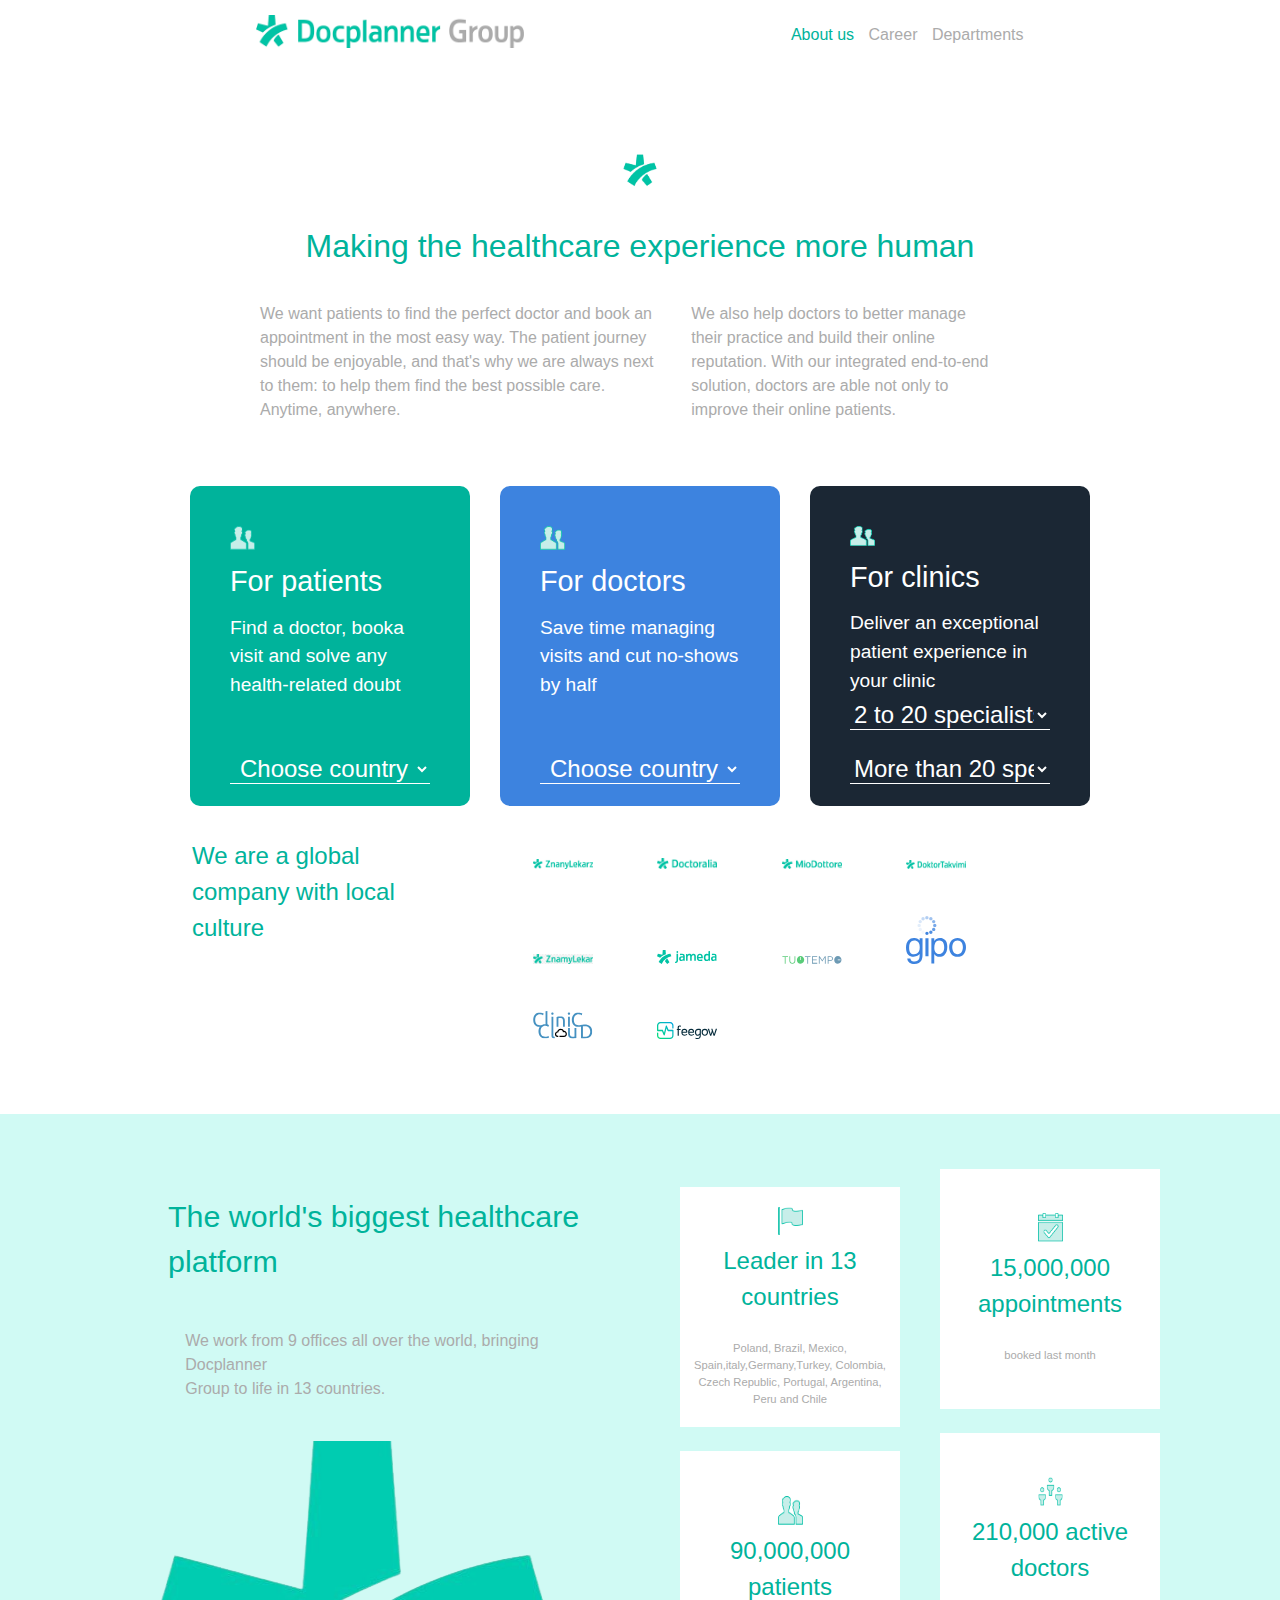
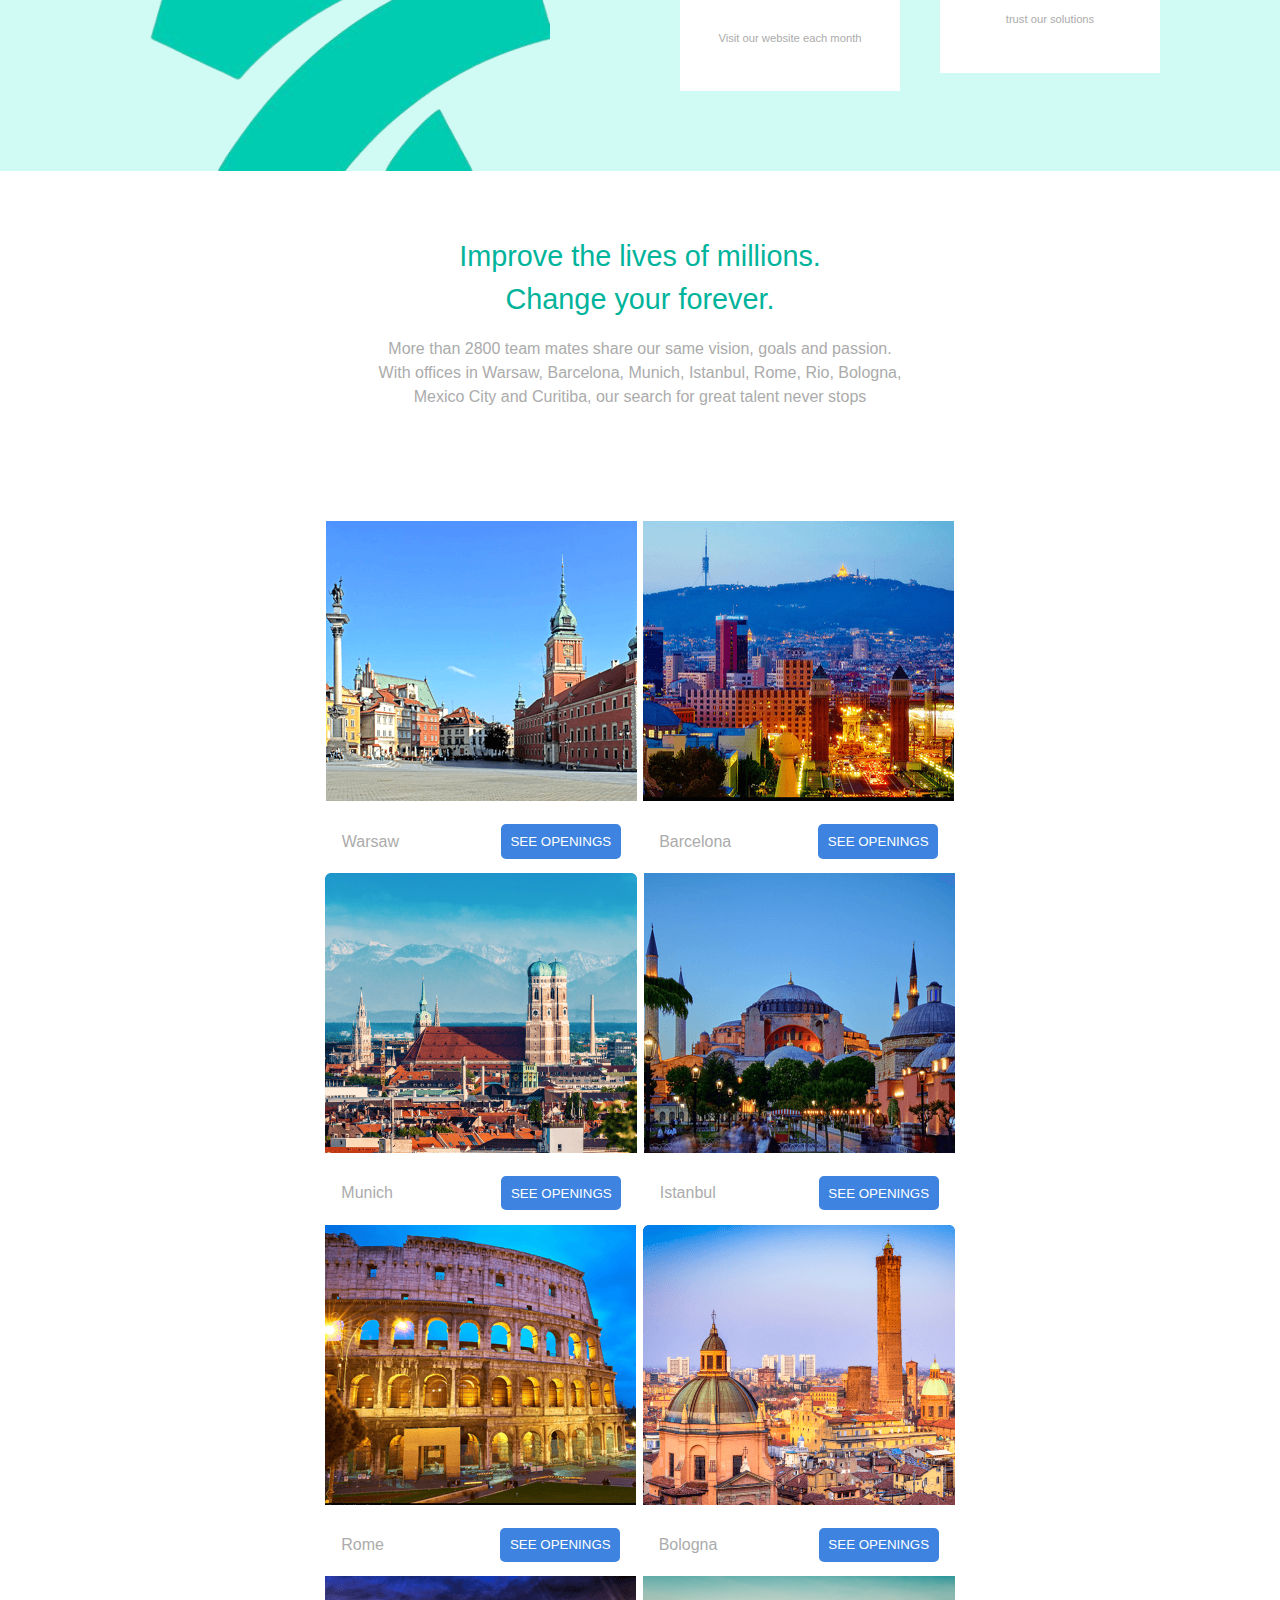
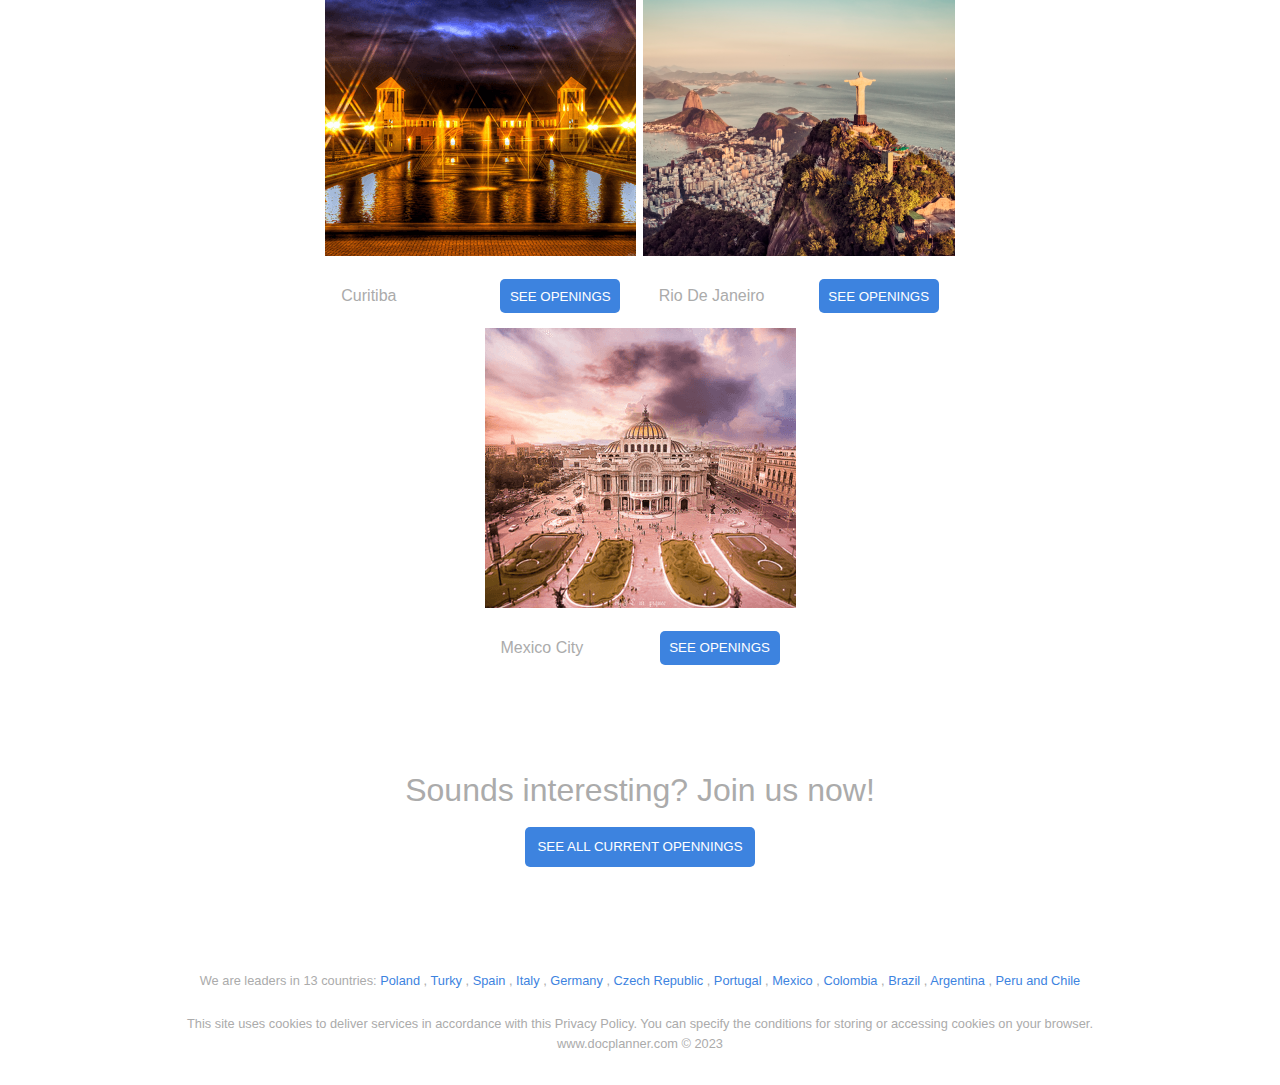
<file: Software_Engineering/SE day 07/Docplanner/index.html>
<!DOCTYPE html>
<html lang="en">
<head>
    <meta charset="UTF-8">
    <meta name="viewport" content="width=device-width, initial-scale=1.0">
    <title>Docplanner Group</title>
    <link rel="stylesheet" href="./CSS/stylesheet.css" type="text/css">
</head>
<body>
    <div id="container">
        <header>
        
            <nav>
                <div class="logo">
                    <a href="#"><img src="./res/assets (5)/asset 0.png" alt="Docplanner icon"/></a>
                </div>
                <!--Nav section-->
                <div class="navbar">
                    <ul>
                        <li><a id="about" href="#">About us</a></li>
                        <li><a href="#">Career</a></li>
                        <li><a href="#">Departments</a></li>
                    </ul>
                </div>
            </nav>
        </header>
        <section class="main1">
            <img class = "logo" src="./res/assets (5)/asset 1.png" alt="icon"/>
            <h1>Making the healthcare experience more human</h1>
            <div class="main1p">
                <p>We want patients to find the perfect doctor and book an appointment in the most easy way. The patient journey should be enjoyable, and that's why we are always next to them: to help them find the best possible care. Anytime, anywhere.</p> 
                <p>We also help doctors to better manage their practice and build their online reputation. With our integrated end-to-end solution, doctors are able not only to improve their online   patients.</p>
            </div>
        </section>

        <section class="main2">
            <div class="main2box  m2-1">
            <img src="./res/assets (5)/asset 17.png" alt="patient"/>
            <h2>For patients</h2> 
            <p>Find a doctor, booka visit and solve any health-related doubt</p>
                <div class="selectbox">
                    <select name="country">
                        <option value="country">Choose country</option>
                        <option value="country">Argentina</option>
                        <option value="country">Brazil</option>
                        <option value="country">Chile</option>
                        <option value="country">Czech</option>
                        <option value="country">Italy</option>
                        <option value="country">Mexico</option>
                        <option value="country">Peru</option>
                        <option value="country">Poland</option>
                        <option value="country">Spain</option>
                        <option value="country">Turkey</option>
                    </select>
                </div>
            </div>

            <div class="main2box m2-2">
                <img src="./res/assets (5)/asset 17.png" alt=""/>
                <h2>For doctors</h2> 
                <p>Save time managing visits and cut no-shows by half</p>
                <div class="selectbox">
                    <select name="country">
                        <option value="country">Choose country</option>
                        <option value="country">Argentina</option>
                        <option value="country">Brazil</option>
                        <option value="country">Chile</option>
                        <option value="country">Czech</option>
                        <option value="country">Italy</option>
                        <option value="country">Mexico</option>
                        <option value="country">Peru</option>
                        <option value="country">Poland</option>
                        <option value="country">Spain</option>
                        <option value="country">Turkey</option>
                    </select>
                </div>
            </div>

            <div class="main2box m2-3">
                <img src="./res/assets (5)/asset 17.png" alt=""/>
                <h2>For clinics</h2> 
                <p>Deliver an exceptional patient experience in your clinic</p>
                <div class="selectbox">
                    <select name="country">
                    <option value="country">2 to 20 specialists</option>
                    <option value="country">Brazil</option>
                    <option value="country">Czech</option>
                    <option value="country">Italy</option>
                    <option value="country">Mexico</option>
                    <option value="country">Poland</option>
                    <option value="country">Spain</option>
                    <option value="country">Turkey</option>
                    </select>
                    <br/><br/>
                    <select name="country">
                        <option value="country">More than 20 specialis</option>
                        <option value="country">Brazil</option>
                        <option value="country">Italy</option>
                        <option value="country">Mexico</option>
                        <option value="country">Poland</option>
                        <option value="country">Spain</option>
                    </select>
                </div>
            </div>
        </section>

        <section class="main3">
            <div class="main3box1">
                <p>We are a global company with local culture</p>
            </div>

            <div class="main3box2">
                <img src="./res/assets (5)/asset 5.png" alt="">
                <img src="./res/assets (5)/asset 6.png" alt="">
                <img src="./res/assets (5)/asset 7.png" alt="">
                <img src="./res/assets (5)/asset 8.png" alt="">
                <img src="./res/assets (5)/asset 9.jpeg" alt="">
                <img src="./res/assets (5)/asset 10.svg" alt="">
                <img src="./res/assets (5)/asset 11.svg" alt="">
                <img src="./res/assets (5)/asset 12.svg" alt="">
                <img src="./res/assets (5)/asset 13.svg" alt="">
                <img src="./res/assets (5)/asset 14.svg" alt="">
            </div>
        </section>
        <section class="main4">
            <div class="m4-b1">
                <h2>
                    The world's biggest
                    healthcare platform
                </h2>
                <p>We work from 9 offices all over the world, bringing Docplanner
                    <br>Group to life in 13 countries.
                </p>

                <img class="logo" src="./res/assets (5)/asset 15.png" alt="">
            </div>
            <div class="m4-b2">
                <div class="main4box1">
                    <div class="box">
                        <img src="./res/assets (5)/asset 16.png" alt="flag">
                        <h2>Leader in 13 countries</h2>
                        <p>Poland, Brazil, Mexico, Spain,italy,Germany,Turkey, Colombia, Czech Republic, Portugal, Argentina, Peru and Chile</p>
                    </div>
                    <div class="box">
                        <img src="./res/assets (5)/asset 17.png" alt="patient">
                        <h2>90,000,000 patients</h2>
                        <p>Visit our website each month</p>
                    </div>
                </div>
                <div class="main4box2">
                    <div class="box">
                        <img src="./res/assets (5)/asset 18.png" alt="flag">
                        <h2>15,000,000 appointments</h2>
                        <p>booked last month</p>
                    </div>
                    <div class="box">
                        <img src="./res/assets (5)/asset 19.png" alt="patient">
                        <h2>210,000 active doctors</h2>
                        <p>trust our solutions</p>
                    </div>
                </div>
            </div>
        </section>
        <section class="main5">
            <h2>Improve the lives of millions.
                <br>Change your forever.</h2>
            <p>More than 2800 team mates share our same vision, goals and passion.
            <br>
            With offices in Warsaw, Barcelona, Munich, Istanbul, Rome, Rio, Bologna,
            <br>
            Mexico City and Curitiba, our search for great talent never stops</p>
        </section>
        <section class="main6">
                <div class="countries">
                    <img src="./res/assets (5)/asset 20.png" alt="warsaw">
                    <div class="countryfooter">
                        <p>Warsaw</p>
                        <button type="button">SEE OPENINGS</button>
                    </div>
                </div>
                <div class="countries">
                    <img src="./res/assets (5)/asset 21.png" alt="Barcelona">
                    <div class="countryfooter">
                        <p>Barcelona</p>
                        <button type="button">SEE OPENINGS</button>
                    </div>
                </div>
                <div class="countries">
                    <img src="./res/assets (5)/asset 22.png" alt="Munich">
                    <div class="countryfooter">
                        <p>Munich</p>
                        <button type="button">SEE OPENINGS</button>
                    </div>
                </div>
                <div class="countries">
                    <img src="./res/assets (5)/asset 23.png" alt="instabul">
                    <div class="countryfooter">
                        <p>Istanbul</p>
                        <button type="button">SEE OPENINGS</button>
                    </div>
                </div>
                <div class="countries">
                    <img src="./res/assets (5)/asset 24.png" alt="rome">
                    <div class="countryfooter">
                        <p>Rome</p>
                        <button type="button">SEE OPENINGS</button>
                    </div>
                </div>
                <div class="countries">
                    <img src="./res/assets (5)/asset 25.png" alt="bologna">
                    <div class="countryfooter">
                        <p>Bologna</p>
                        <button type="button">SEE OPENINGS</button>
                    </div>
                </div>
                <div class="countries">
                    <img src="./res/assets (5)/asset 26.png" alt="curitiba">
                    <div class="countryfooter">
                        <p>Curitiba</p>
                        <button type="button">SEE OPENINGS</button>
                    </div>
                </div>
                <div class="countries">
                    <img src="./res/assets (5)/asset 27.png" alt="rio de janeiro">
                    <div class="countryfooter">
                        <p>Rio De Janeiro</p>
                        <button type="button">SEE OPENINGS</button>
                    </div>
                </div>
                <div class="countries">
                    <img src="./res/assets (5)/asset 28.png" alt="mexico">
                    <div class="countryfooter">
                        <p>Mexico City</p>
                        <button type="button">SEE OPENINGS</button>
                    </div>
                </div>
        </section>
        <section class="main7">
            <h1>Sounds interesting&quest; Join us now&excl;</h1>
            <button>SEE ALL CURRENT OPENNINGS</button>
        </section>
        <footer>
            <div>
                <p>We are leaders in 13 countries: <a href="#">Poland</a> , <a href="#">Turky</a> , <a href="#">Spain</a> , <a href="#">Italy</a> , <a href="#">Germany</a> , <a href="#">Czech Republic</a> , <a href="#">Portugal</a> , <a href="#">Mexico</a> , <a href="#">Colombia</a> , <a href="#">Brazil</a> , <a href="#">Argentina</a> , <a href="#">Peru and Chile</a></p>
                <p>This site uses cookies to deliver services in accordance with this Privacy Policy. You can specify the conditions for storing or accessing cookies on your browser.
                    <br>www.docplanner.com &copy; 2023
                </p>
            </div>
        </footer>
    </div>
</body>
</html>
</file>
<file: Software_Engineering/SE day 07/Docplanner/CSS/stylesheet.css>
* {
    margin: 0;
    padding: 0;
    box-sizing: border-box;
}

body {
    font-family: Arial, Helvetica, sans-serif;
    font-size: 16px;
    color: #ababab;
    line-height: 1.5;
    background-color: #fff;
}

#container {
    display: flex;
    flex-direction: column;
    margin: 0 auto;
    /* width: 1440px; */
} 

header nav .logo img {
    width: 268px;
    height: 33px;
}


header nav{
    display: flex;
    flex-direction: row;
    padding: 15px 0;
    justify-content: space-evenly;

}

header nav .navbar {
    display: flex;
    align-self: center;
}

header nav ul li {
    display: inline;
    list-style: none;
    font-size: 1rem;
    ;
    a {
        color: #ababab;
        margin-left: 10px;
        text-decoration: none;
    }
    #about{
        color: #00b39b;
    }
}

.main1 {
    display: flex;
    flex-direction: column;
    align-items: center;
    margin-top: 5rem;
    margin-bottom: 2rem;
    .logo{
        width: 40px;
        height: 40px;
    }
    h1 {
        color: #00b39b;
        margin: 2rem 0;
        font-weight: 100;
    }
    .main1p {
        display: flex;
        margin: 0 auto;
        gap: 2rem;
        padding-left: 260px;
        padding-right: 280px;
    }
}

.main2 {
    display: flex;
    flex-direction: row;
    justify-content: center;
    column-gap: 30px;
    margin: 2rem 0;
    .main2box{
        display: flex;
        flex-direction: column;
        border-radius: 10px;
        color: #fff;
        min-width: 280px;
        max-width: 280px;
        min-height: 320px;
        max-height: 320px;
        padding: 2.5rem 2.5rem 0;
        
        img{
            width: 25px;
            height: 25px;
        }
        h2 {
            margin: 10px 0;
            font-weight: lighter;
            font-size: 1.8rem;
        }
        p {
            font-weight: 1px;
            font-size: 1.2rem;
            height: 9rem;
        }        
        .selectbox {
            align-self: center;
            width: 100%;
            margin-bottom: 1.4rem;
        }
    }
    select{
        font-size: 1.5rem;
        text-align: center;
        color: #fff;
        border-top: none;
        border-left: none;
        border-right: none;
        border-bottom: 1px #fff solid;
        width: 100%;
    }
    .m2-1 {
        background-color: #00b39b;
        select {
            background: #00b39b;
        }
    }
    .m2-2 {
        background-color: #3d83df;
        select {
            background: #3d83df;
            
        }
    }
    .m2-3 {
        background-color: #1b2734;
        select {
            background: #1b2734;
        }
    }
}

.main3 {
    display: flex;
    justify-content: space-evenly;
    gap: 6rem;
    padding: 0 12rem;
    margin-bottom: 3rem;
    .main3box1 {
        color: #00b39b;
        font-size: 1.5rem;
        height: 100%;
    }
    .main3box2 {
        img {
            width: 7.5rem;
            padding: 20px 30px;
        }  
    }
     
}

.main4 {
    background: #d0faf4;
    display: flex;
    flex-direction: row;
    justify-content: center;
    gap: 5rem;
    padding: 55px 60px 0px 60px;
    .m4-b1 {
        display: flex;
        flex-direction: column;
        justify-content: flex-end;
        align-items: center;
        width: 450px;
        h2 {        
            width: 100%;
            color: #00b39b;
            font-size: 1.9rem;
            font-weight: 100;
            margin: 25px;
            padding: 0 18px;
        }
        .logo {
            align-self: flex-start;
            width: 400px;
            height: 330px;
        }
        p {
            text-wrap: wrap;
            width: 100%;
            padding: 1.2rem 1.8rem 2.5rem 2.2rem;
        }

    }
    .m4-b2 {
        display: flex;
        flex-direction: row;
        gap: 2.5rem;
        width: 450px;
        h2 {        
            width: 100%;
            color: #00b39b;
            font-size: 1.9rem;
            font-weight: 100;
            margin: 25px;
            padding: 0 18px;
        }
        img {
            margin-top: 2rem;
            width: 25px;
            height: 29px;
        }
        .main4box1 {
            display: flex;
            flex-direction: column;
            gap: 1.5rem;
            align-self: flex-end;
            margin-bottom: 5rem;
        }
        .main4box2 {
            display: flex;
            flex-direction: column;
            gap: 1.5rem;
        }

    }
    
    
    
    .box {
        display: flex;
        flex-direction: column;
        align-items: center;
        justify-content: center;
        padding: 10px;
        width: 220px;
        height: 240px;
        background-color: #fff;
        h2 {   
            margin-top: 0.5rem;     
            width: 100%;
            color: #00b39b;
            font-size: 1.5rem;
            font-weight: 100;
            text-align: center;
        }
        p {
            text-align: center;
            padding-bottom: 2rem;
            font-size: 0.701rem;
        }
    }
}

.main5 {
    text-align: center;
    margin: 4rem auto 1rem;
    h2 {
        color: #00b39b;
        font-size: 1.8rem;
        font-weight: 100;
    }
    p {
       padding: 1rem 0;
       font-weight: 100;
    }
}

.main6 {
    display: flex;
    flex-wrap: wrap;
    justify-content: center;
    gap: 0.4rem;
    margin: 5rem 11rem;
    .countryfooter {
        display: flex;
        flex-direction: row;
        justify-content: space-between;
        align-items: center;
        padding: 1rem 1rem 0.5rem;
        button{
            color: #fff;
            background: #3d83df;
            padding: 0.6rem;
            border: #3d83df;
            border-radius: 5px;
            
        }
        button:hover:{
            cursor: pointer;
        }
    }
    .countries:hover {
        box-shadow: 0px 0px 20px #1b2734;
    }
    
    
}

.main7 {
    text-align: center;
    h1 {
        padding: 0.8rem;
        font-size: 2rem;
        font-weight: 100;
    }
    button{
        color: #fff;
        background: #3d83df;
        padding: 0.8rem;
        border: #3d83df;
        border-radius: 5px;
    }

}

footer {
    text-align: center;
    margin: 5rem 5rem 2rem;
    p {
        font-size: 0.8rem;
        margin-top: 1.5rem;
        a {color: #3d83df;
            text-decoration: none;
        }
    }
}

button:hover {
    cursor: pointer;
}
</file>
